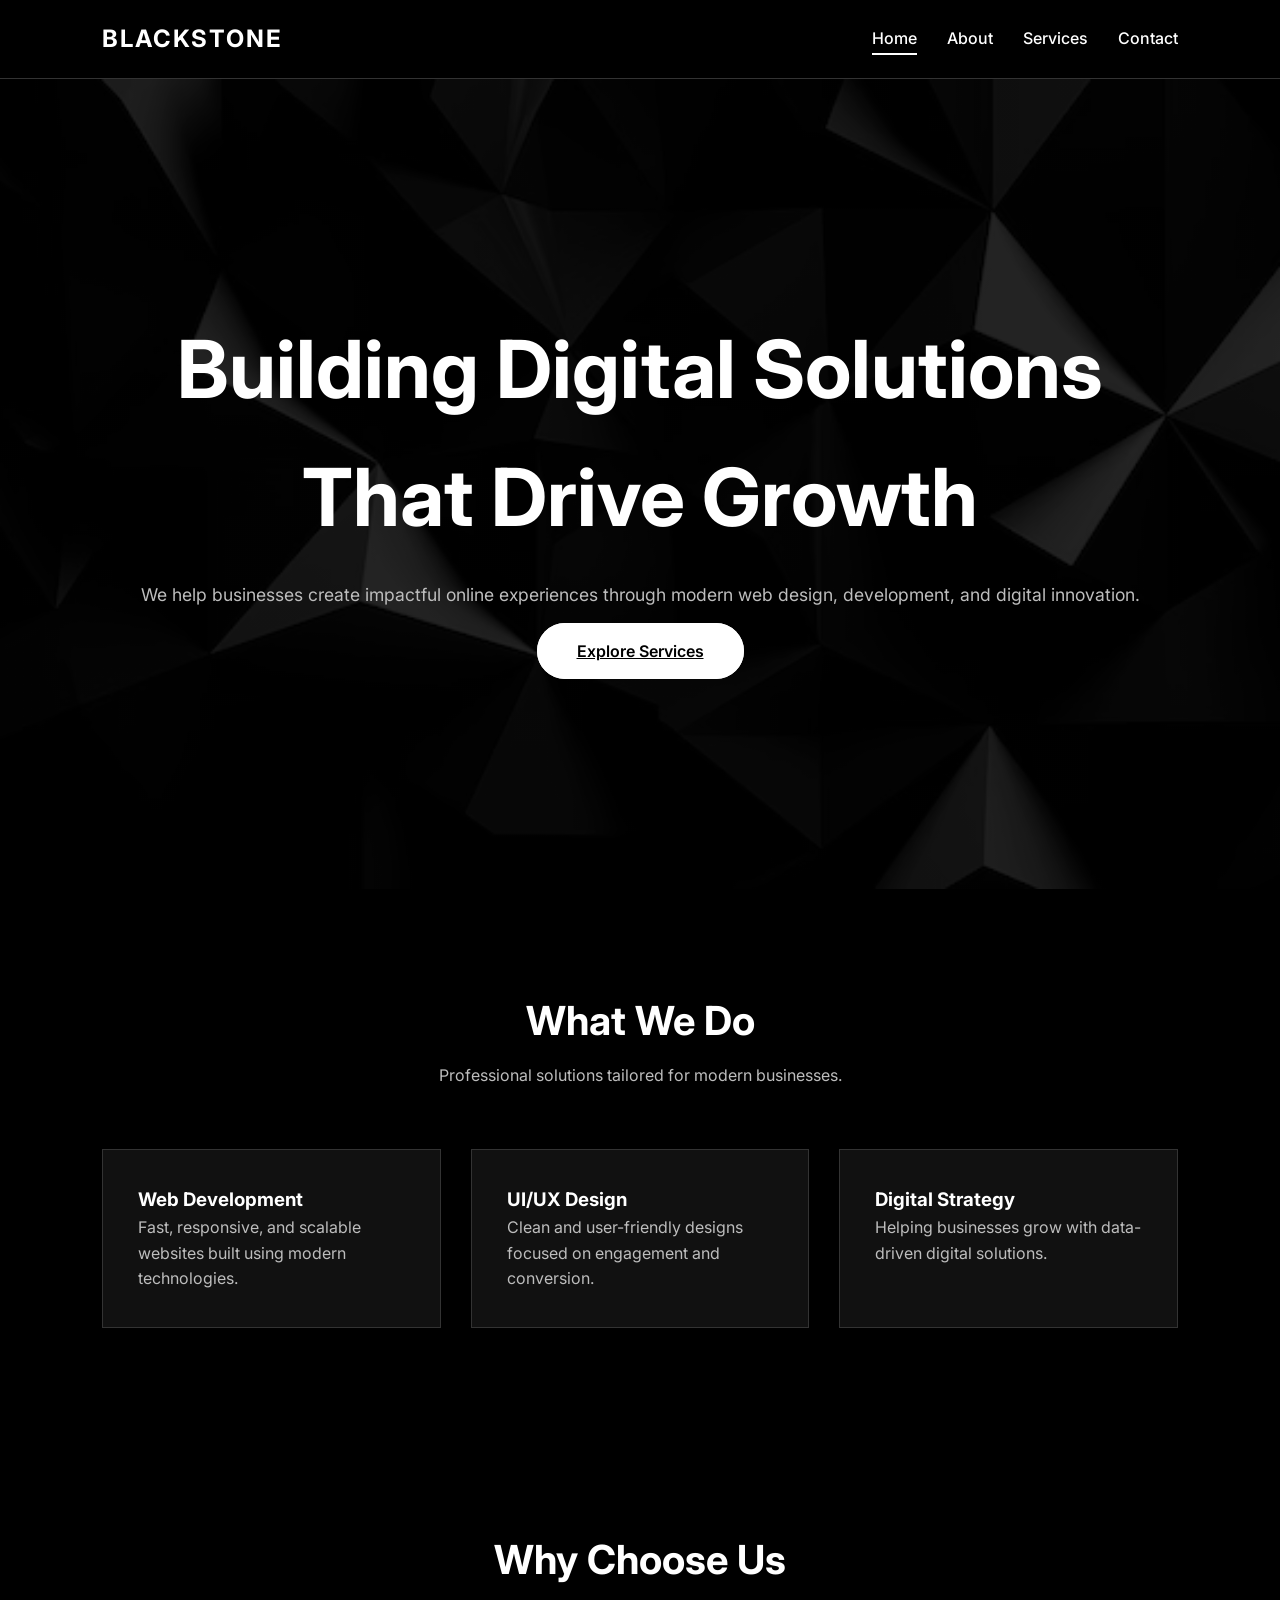
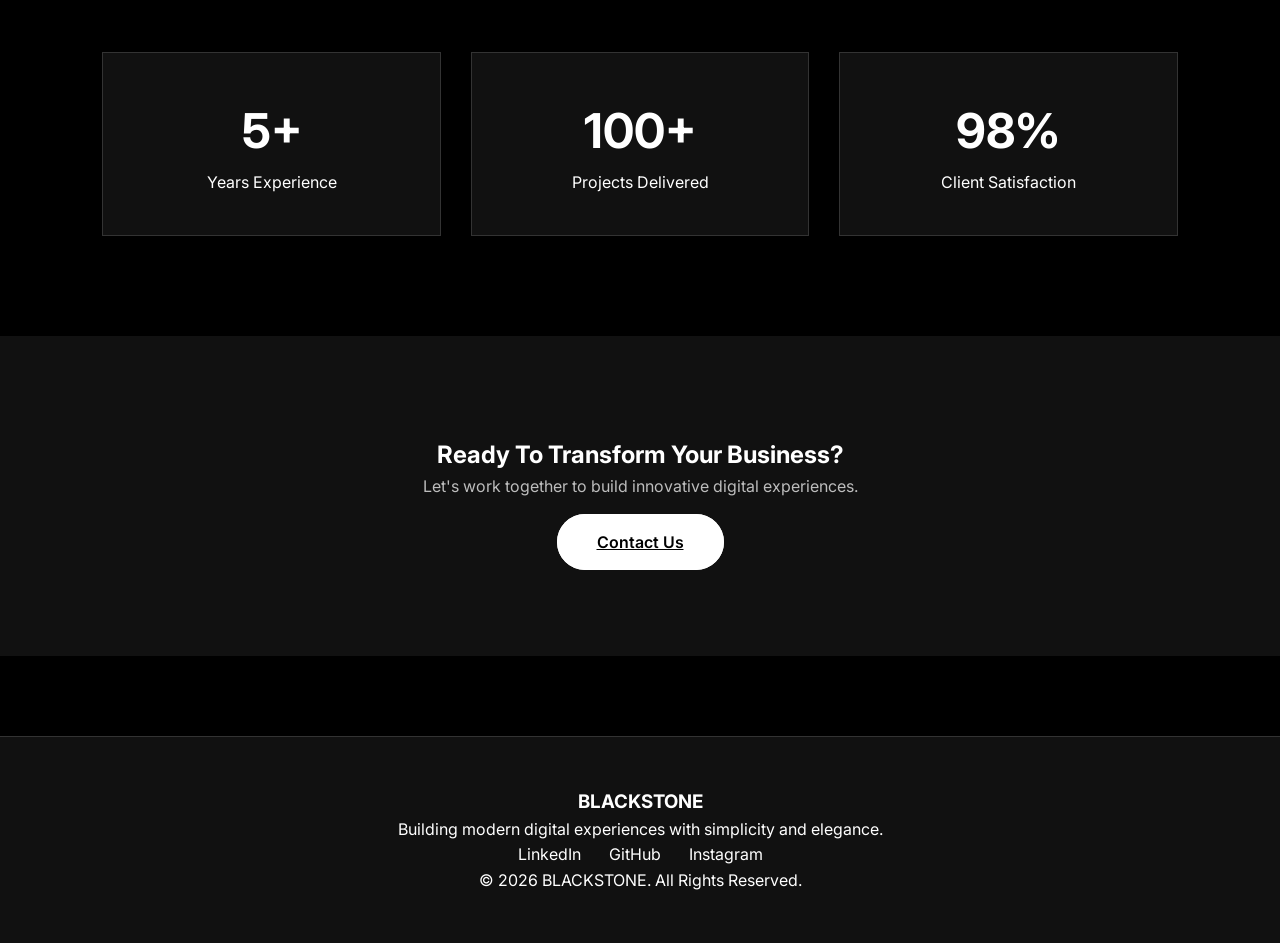
<file: index.html>
<!DOCTYPE html>
<html lang="en">
<head>
    <meta charset="UTF-8">
    <meta name="viewport" content="width=device-width, initial-scale=1.0">
    <title>Document</title>
    <link rel="stylesheet" href="css/style.css">
</head>
<body>
    <header>
    <nav class="navbar">
        <a href="index.html" class="logo">BLACKSTONE</a>

        <ul class="nav-links" id="navLinks">
            <li><a href="index.html" class="active">Home</a></li>
            <li><a href="about.html">About</a></li>
            <li><a href="services.html">Services</a></li>
            <li><a href="contact.html">Contact</a></li>
        </ul>

        <div class="hamburger" id="hamburger">
            ☰
        </div>
    </nav>
</header>
<!-- HERO SECTION -->
<section class="hero">
    <div class="hero-content">
        <h1>Building Digital Solutions That Drive Growth</h1>
        <p>
            We help businesses create impactful online experiences through
            modern web design, development, and digital innovation.
        </p>
        <a href="services.html" class="btn">Explore Services</a>
    </div>
</section>

<!-- FEATURES SECTION -->
<section class="features">
    <div class="section-title">
        <h2>What We Do</h2>
        <p>Professional solutions tailored for modern businesses.</p>
    </div>

    <div class="feature-grid">
        <div class="feature-card">
            <h3>Web Development</h3>
            <p>
                Fast, responsive, and scalable websites built using modern
                technologies.
            </p>
        </div>

        <div class="feature-card">
            <h3>UI/UX Design</h3>
            <p>
                Clean and user-friendly designs focused on engagement and
                conversion.
            </p>
        </div>

        <div class="feature-card">
            <h3>Digital Strategy</h3>
            <p>
                Helping businesses grow with data-driven digital solutions.
            </p>
        </div>
    </div>
</section>

<!-- WHY CHOOSE US -->
<section class="why-us">
    <div class="section-title">
        <h2>Why Choose Us</h2>
    </div>

    <div class="why-container">
        <div class="why-box">
            <h3>5+</h3>
            <p>Years Experience</p>
        </div>

        <div class="why-box">
            <h3>100+</h3>
            <p>Projects Delivered</p>
        </div>

        <div class="why-box">
            <h3>98%</h3>
            <p>Client Satisfaction</p>
        </div>
    </div>
</section>

<!-- CTA SECTION -->
<section class="cta">
    <h2>Ready To Transform Your Business?</h2>
    <p>
        Let's work together to build innovative digital experiences.
    </p>
    <a href="contact.html" class="btn">Contact Us</a>
</section>
<footer>
    <div class="footer-content">
        <h3>BLACKSTONE</h3>
        <p>Building modern digital experiences with simplicity and elegance.</p>

        <div class="social-links">
            <a href="#">LinkedIn</a>
            <a href="#">GitHub</a>
            <a href="#">Instagram</a>
        </div>

        <p class="copyright">
            © 2026 BLACKSTONE. All Rights Reserved.
        </p>
    </div>
</footer>
<script src="js/script.js"></script>
</body>
</html>
</file>
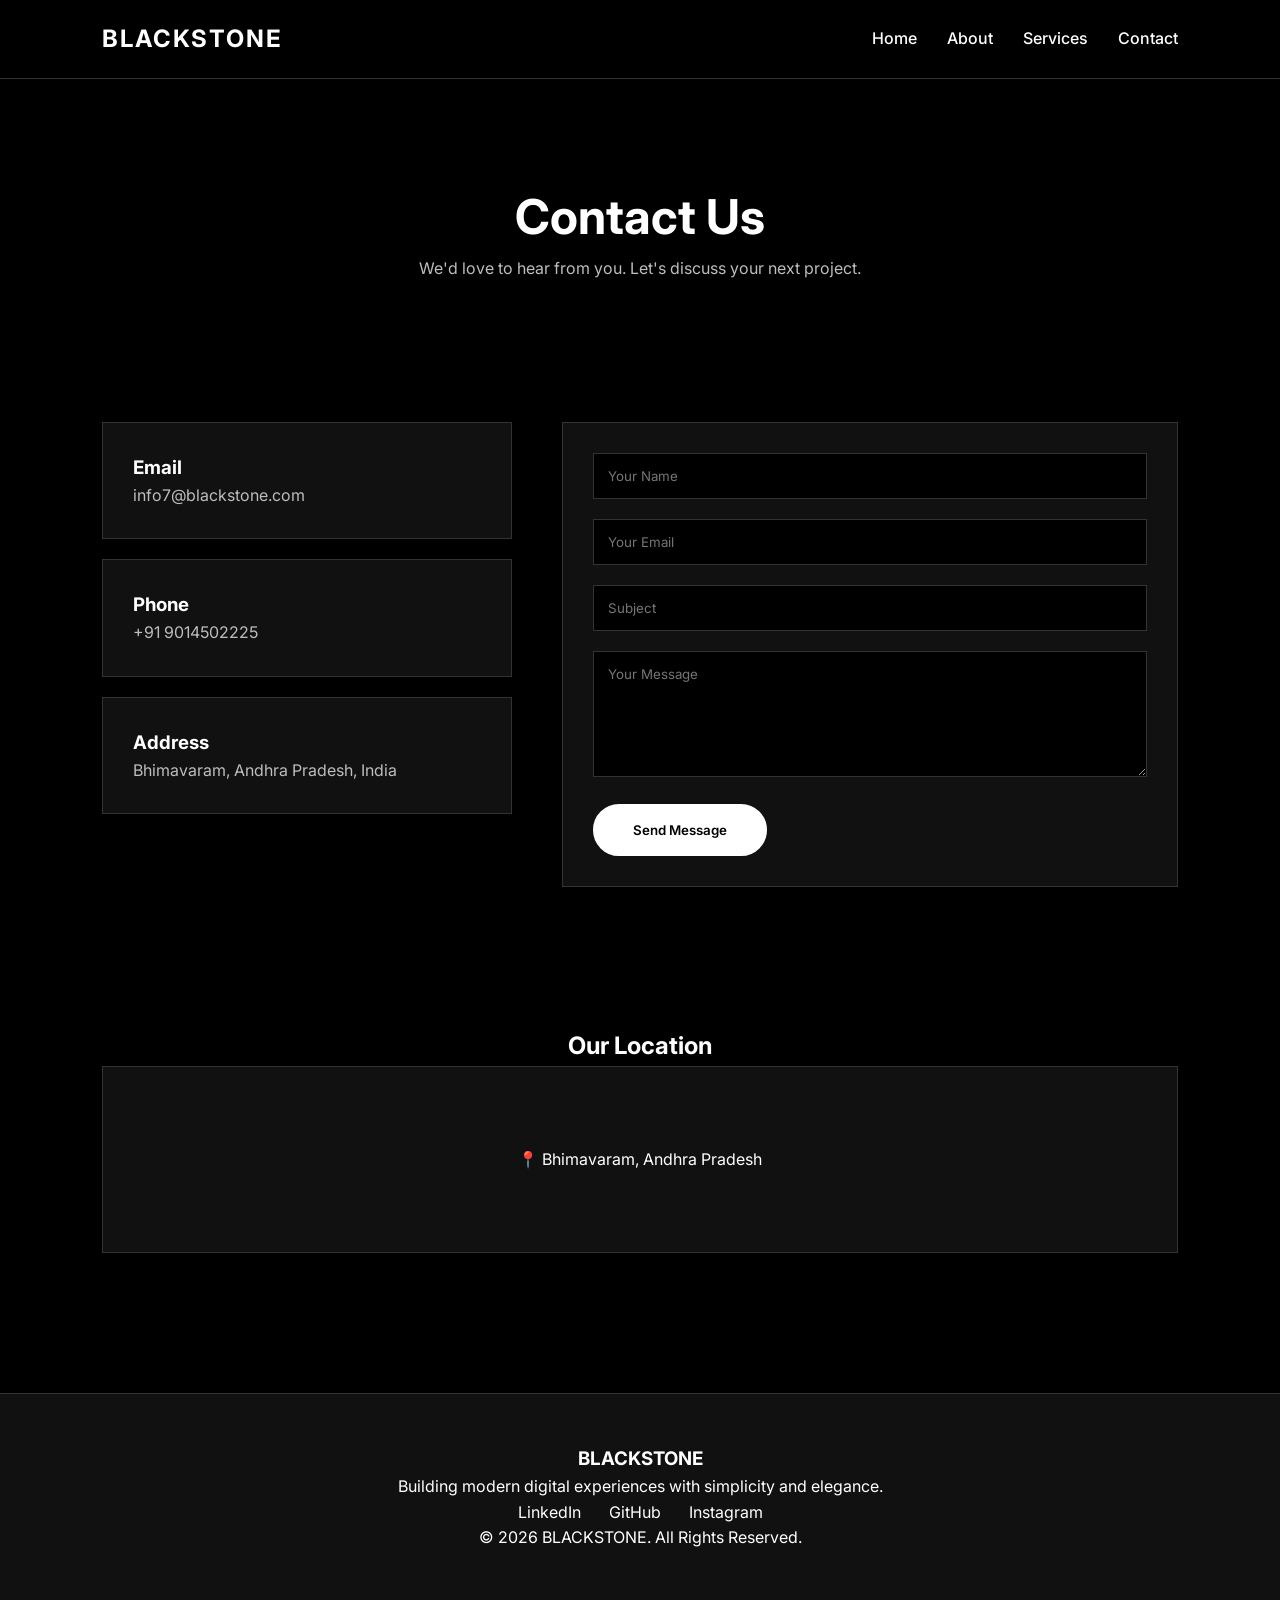
<file: contact.html>
<!DOCTYPE html>
<html lang="en">
<head>
    <meta charset="UTF-8">
    <meta name="viewport" content="width=device-width, initial-scale=1.0">
    <title>Document</title>
    <link rel="stylesheet" href="css/style.css">
</head>
<body>
    <header>
    <nav class="navbar">
        <a href="index.html" class="logo">BLACKSTONE</a>

        <ul class="nav-links" id="navLinks">
            <li><a href="index.html">Home</a></li>
            <li><a href="about.html">About</a></li>
            <li><a href="services.html">Services</a></li>
            <li><a href="contact.html">Contact</a></li>
        </ul>

        <div class="hamburger" id="hamburger">
            ☰
        </div>
    </nav>
</header>
<section class="page-header">
    <h1>Contact Us</h1> 
    <p>We'd love to hear from you. Let's discuss your next project.</p>
</section>

<section class="contact-section">

    <div class="contact-info">

        <div class="info-card">
            <h3>Email</h3>
            <p>info7@blackstone.com</p>
        </div>

        <div class="info-card">
            <h3>Phone</h3>
            <p>+91 9014502225</p>
        </div>

        <div class="info-card">
            <h3>Address</h3>
            <p>Bhimavaram, Andhra Pradesh, India</p>
        </div>

    </div>

    <div class="contact-form-container">

        <form id="contactForm">

            <div class="form-group">
                <input type="text" id="name" placeholder="Your Name">
            </div>

            <div class="form-group">
                <input type="email" id="email" placeholder="Your Email">
            </div>

            <div class="form-group">
                <input type="text" id="subject" placeholder="Subject">
            </div>

            <div class="form-group">
                <textarea id="message" rows="6" placeholder="Your Message"></textarea>
            </div>

            <button type="submit" class="btn">
                Send Message
            </button>

        </form>

    </div>

</section>

<section class="map-section">
    <h2>Our Location</h2>
    <div class="map-placeholder">
        <p>📍 Bhimavaram, Andhra Pradesh</p>
    </div>
</section>
<footer>
    <div class="footer-content">
        <h3>BLACKSTONE</h3>
        <p>Building modern digital experiences with simplicity and elegance.</p>

        <div class="social-links">
            <a href="#">LinkedIn</a>
            <a href="#">GitHub</a>
            <a href="#">Instagram</a>
        </div>

        <p class="copyright">
            © 2026 BLACKSTONE. All Rights Reserved.
        </p>
    </div>
</footer>
<script src="js/script.js"></script>
</body>
</html>
</file>
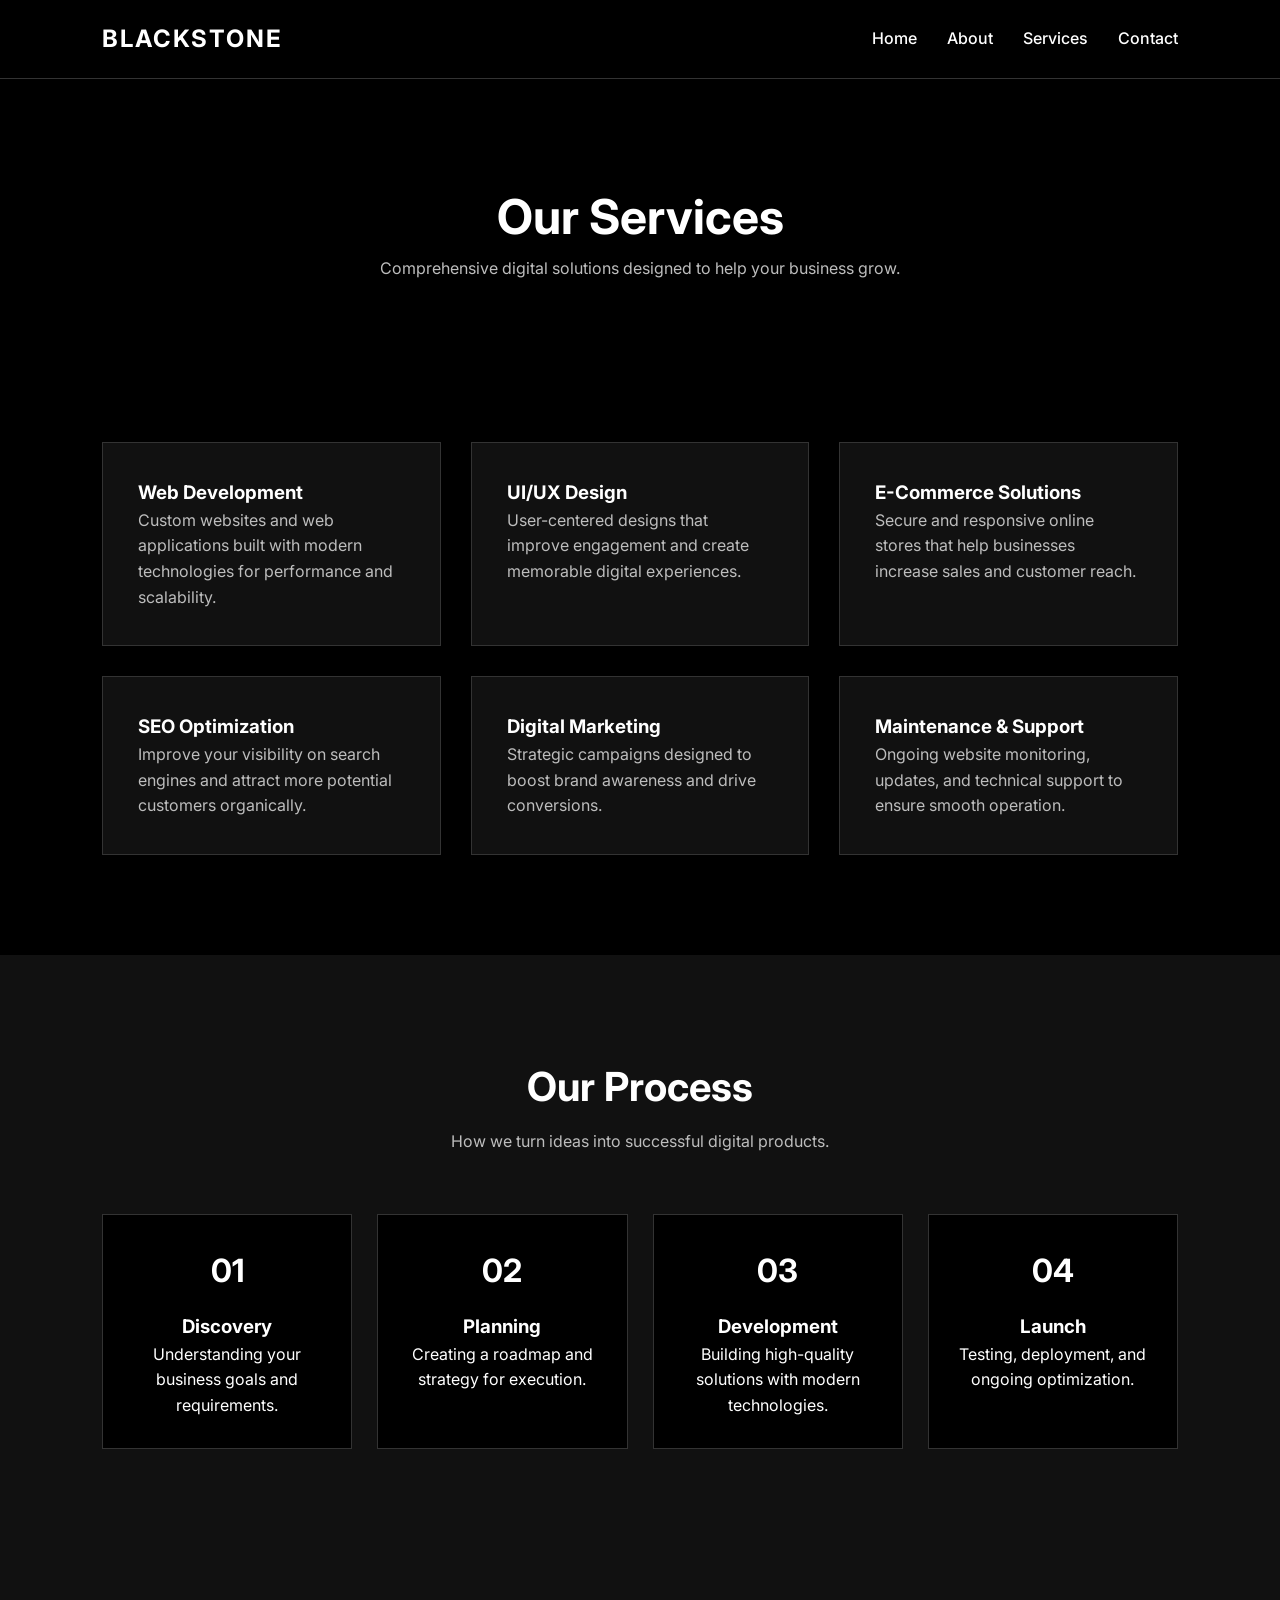
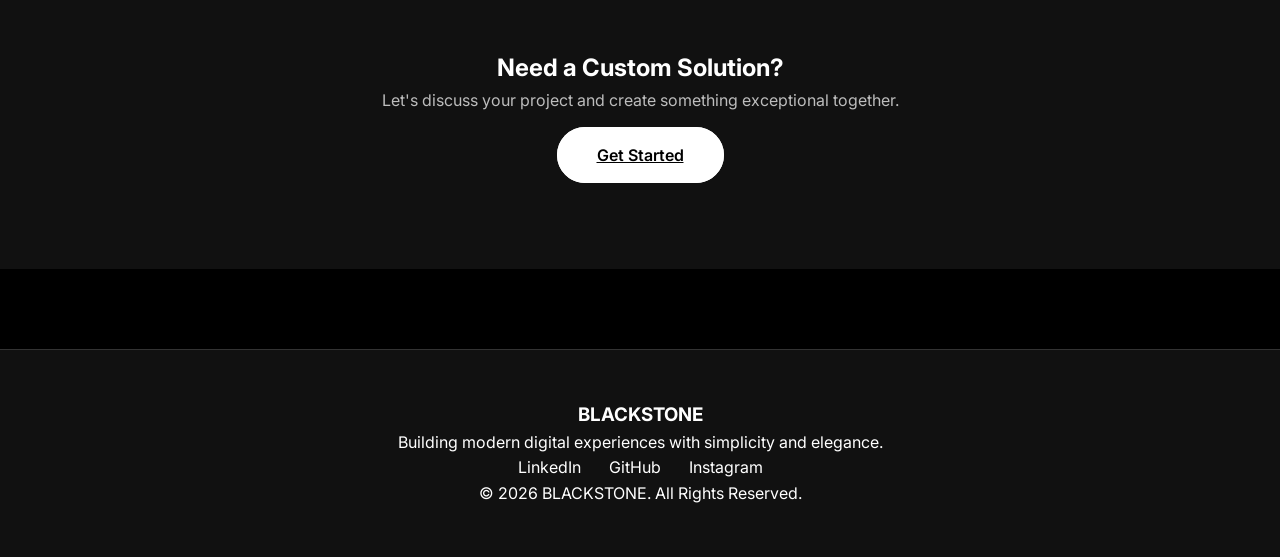
<file: services.html>
<!DOCTYPE html>
<html lang="en">
<head>
    <meta charset="UTF-8">
    <meta name="viewport" content="width=device-width, initial-scale=1.0">
    <title>Document</title>
    <link rel="stylesheet" href="css/style.css">
</head>
<body>
    <header>
    <nav class="navbar">
        <a href="index.html" class="logo">BLACKSTONE</a>

        <ul class="nav-links" id="navLinks">
            <li><a href="index.html">Home</a></li>
            <li><a href="about.html">About</a></li>
            <li><a href="services.html">Services</a></li>
            <li><a href="contact.html">Contact</a></li>
        </ul>

        <div class="hamburger" id="hamburger">
            ☰
        </div>
    </nav>
</header>
<section class="page-header">
    <h1>Our Services</h1>
    <p>Comprehensive digital solutions designed to help your business grow.</p>
</section>

<section class="services-section">
    <div class="services-grid">

        <div class="service-card">
            <h3>Web Development</h3>
            <p>
                Custom websites and web applications built with modern
                technologies for performance and scalability.
            </p>
        </div>

        <div class="service-card">
            <h3>UI/UX Design</h3>
            <p>
                User-centered designs that improve engagement and create
                memorable digital experiences.
            </p>
        </div>

        <div class="service-card">
            <h3>E-Commerce Solutions</h3>
            <p>
                Secure and responsive online stores that help businesses
                increase sales and customer reach.
            </p>
        </div>

        <div class="service-card">
            <h3>SEO Optimization</h3>
            <p>
                Improve your visibility on search engines and attract more
                potential customers organically.
            </p>
        </div>

        <div class="service-card">
            <h3>Digital Marketing</h3>
            <p>
                Strategic campaigns designed to boost brand awareness and
                drive conversions.
            </p>
        </div>

        <div class="service-card">
            <h3>Maintenance & Support</h3>
            <p>
                Ongoing website monitoring, updates, and technical support
                to ensure smooth operation.
            </p>
        </div>

    </div>
</section>

<section class="process-section">
    <div class="section-title">
        <h2>Our Process</h2>
        <p>How we turn ideas into successful digital products.</p>
    </div>

    <div class="process-grid">
        <div class="process-card">
            <span>01</span>
            <h3>Discovery</h3>
            <p>Understanding your business goals and requirements.</p>
        </div>

        <div class="process-card">
            <span>02</span>
            <h3>Planning</h3>
            <p>Creating a roadmap and strategy for execution.</p>
        </div>

        <div class="process-card">
            <span>03</span>
            <h3>Development</h3>
            <p>Building high-quality solutions with modern technologies.</p>
        </div>

        <div class="process-card">
            <span>04</span>
            <h3>Launch</h3>
            <p>Testing, deployment, and ongoing optimization.</p>
        </div>
    </div>
</section>

<section class="services-cta">
    <h2>Need a Custom Solution?</h2>
    <p>
        Let's discuss your project and create something exceptional together.
    </p>
    <a href="contact.html" class="btn">Get Started</a>
</section>
<footer>
    <div class="footer-content">
        <h3>BLACKSTONE</h3>
        <p>Building modern digital experiences with simplicity and elegance.</p>

        <div class="social-links">
            <a href="#">LinkedIn</a>
            <a href="#">GitHub</a>
            <a href="#">Instagram</a>
        </div>

        <p class="copyright">
            © 2026 BLACKSTONE. All Rights Reserved.
        </p>
    </div>
</footer>
<script src="js/script.js"></script>
</body>
</html>
</file>
<file: css/style.css>
@import url('https://fonts.googleapis.com/css2?family=Inter:wght@300;400;500;600;700&display=swap');

*{
    margin:0;
    padding:0;
    box-sizing:border-box;
    font-family:'Inter',sans-serif;
}

html{
    scroll-behavior:smooth;
}

body{
    background:#000;
    color:#fff;
    line-height:1.6;
}

/* NAVBAR */

.navbar{
    display:flex;
    justify-content:space-between;
    align-items:center;
    padding:20px 8%;
    border-bottom:1px solid #333;
    background:#000;
    position:sticky;
    top:0;
    z-index:1000;
}

.logo{
    font-size:1.5rem;
    font-weight:700;
    letter-spacing:2px;
    text-decoration:none;
    color:#fff;
}

.logo:hover{
    opacity:0.8;
}

.nav-links{
    display:flex;
    list-style:none;
    gap:30px;
}

.nav-links a{
    text-decoration:none;
    color:#fff;
    font-weight:500;
    transition:.3s;
}

.nav-links a:hover{
    color:#bdbdbd;
}

.hamburger{
    display:none;
    font-size:2rem;
    cursor:pointer;
    color:#fff;
}

/* HERO */

.hero{
    min-height:90vh;
    display:flex;
    justify-content:center;
    align-items:center;
    text-align:center;
    padding:0 10%;
    position:relative;
    background:
        linear-gradient(
            rgba(0,0,0,0.75),
            rgba(0,0,0,0.75)
        ),
        url("../images/hero-bg.jpg");
    background-size:cover;
    background-position:center;
    background-repeat:no-repeat;
}

.hero-content{
    max-width:1000px;
}

.hero h1{
    font-size:5rem;
    max-width:1000px;
    margin:0 auto 20px;
}

.hero p{
    color:#bdbdbd;
    font-size:1.1rem;
    margin-bottom:30px;
}

.hero{
    position:relative;
}

.hero::before{
    content:"";
    position:absolute;
    inset:0;
    background:rgba(0,0,0,0.45);
}

.hero-content{
    position:relative;
    z-index:1;
}
/* BUTTONS */

.btn{
    background:#fff;
    color:#000;
    border:2px solid #fff;
    padding:16px 38px;
    border-radius:50px;
    font-weight:600;
    transition:0.3s;
}

.btn:hover{
    background:transparent;
    color:#fff;
}

.nav-links a.active{
    border-bottom:2px solid #fff;
    padding-bottom:5px;
}
.navbar{
    background:rgba(0,0,0,0.8);
    backdrop-filter:blur(10px);
}
/* SECTIONS */

.features,
.why-us,
.cta,
.team-section,
.services-section,
.process-section{
    padding:100px 8%;
}

.section-title{
    text-align:center;
    margin-bottom:60px;
}

.section-title h2{
    font-size:2.5rem;
    margin-bottom:10px;
}

.section-title p{
    color:#bdbdbd;
}

/* CARDS */

.feature-card,
.service-card,
.team-card,
.mv-card,
.why-box,
.info-card,
.contact-form-container{
    border:1px solid #333;
    background:#111;
}

.feature-card,
.service-card{
    padding:35px;
    transition:.3s;
}

.feature-card:hover,
.service-card:hover,
.team-card:hover{
    transform:translateY(-8px);
}

.feature-grid,
.services-grid{
    display:grid;
    grid-template-columns:repeat(auto-fit,minmax(250px,1fr));
    gap:30px;
}

.feature-card p,
.service-card p,
.team-card p,
.about-text p,
.info-card p{
    color:#bdbdbd;
}

/* WHY US */

.why-container{
    display:grid;
    grid-template-columns:repeat(auto-fit,minmax(220px,1fr));
    gap:30px;
}

.why-box{
    text-align:center;
    padding:40px;
}

.why-box h3{
    font-size:3rem;
}

/* PAGE HEADER */

.page-header{
    text-align:center;
    padding:100px 10% 60px;
}

.page-header h1{
    font-size:3rem;
}

.page-header p{
    color:#bdbdbd;
}

/* ABOUT */

.about-story{
    padding:40px 10%;
}

.about-text{
    max-width:900px;
    margin:auto;
    text-align:center;
}

.mission-vision{
    display:grid;
    grid-template-columns:repeat(auto-fit,minmax(300px,1fr));
    gap:30px;
    padding:80px 8%;
}

.mv-card{
    padding:40px;
    text-align:center;
}

.team-grid{
    display:grid;
    grid-template-columns:repeat(auto-fit,minmax(250px,1fr));
    gap:30px;
}

.team-card{
    text-align:center;
    padding:20px;
}

.team-card img{
    width:100%;
    height:250px;
    object-fit:cover;
    margin-bottom:15px;
}

/* PROCESS */

.process-section{
    background:#111;
}

.process-grid{
    display:grid;
    grid-template-columns:repeat(auto-fit,minmax(220px,1fr));
    gap:25px;
}

.process-card{
    background:#000;
    border:1px solid #333;
    padding:30px;
    text-align:center;
}

.process-card span{
    font-size:2rem;
    font-weight:700;
    display:block;
    margin-bottom:15px;
}

/* CTA */

.cta,
.services-cta{
    text-align:center;
    background:#111;
    padding:100px 8%;
}

.cta p,
.services-cta p{
    color:#bdbdbd;
    margin-bottom:30px;
}

/* CONTACT */

.contact-section{
    padding:80px 8%;
    display:grid;
    grid-template-columns:1fr 1.5fr;
    gap:50px;
}

.contact-info{
    display:flex;
    flex-direction:column;
    gap:20px;
}

.info-card,
.contact-form-container{
    padding:30px;
}

.form-group{
    margin-bottom:20px;
}

.form-group input,
.form-group textarea{
    width:100%;
    padding:14px;
    border:1px solid #333;
    background:#000;
    color:#fff;
    outline:none;
}

.form-group input:focus,
.form-group textarea:focus{
    border-color:#fff;
}

.map-section{
    padding:60px 8%;
    text-align:center;
}

.map-placeholder{
    border:1px solid #333;
    background:#111;
    padding:80px;
}

/* FOOTER */

footer{
    background:#111;
    color:#fff;
    text-align:center;
    padding:50px 20px;
    margin-top:80px;
    border-top:1px solid #333;
}

.social-links a{
    color:#fff;
    text-decoration:none;
    margin:0 12px;
}

.social-links a:hover{
    color:#bdbdbd;
}

/* MOBILE */

@media(max-width:768px){

    .hamburger{
        display:block;
    }

    .nav-links{
        position:absolute;
        top:80px;
        left:-100%;
        width:100%;
        background:#000;
        flex-direction:column;
        text-align:center;
        padding:20px 0;
        transition:.4s;
        border-top:1px solid #333;
    }

    .nav-links.active{
        left:0;
    }

    .hero h1{
        font-size:2.5rem;
    }

    .contact-section{
        grid-template-columns:1fr;
    }

    .page-header h1{
        font-size:2.3rem;
    }
}
</file>
